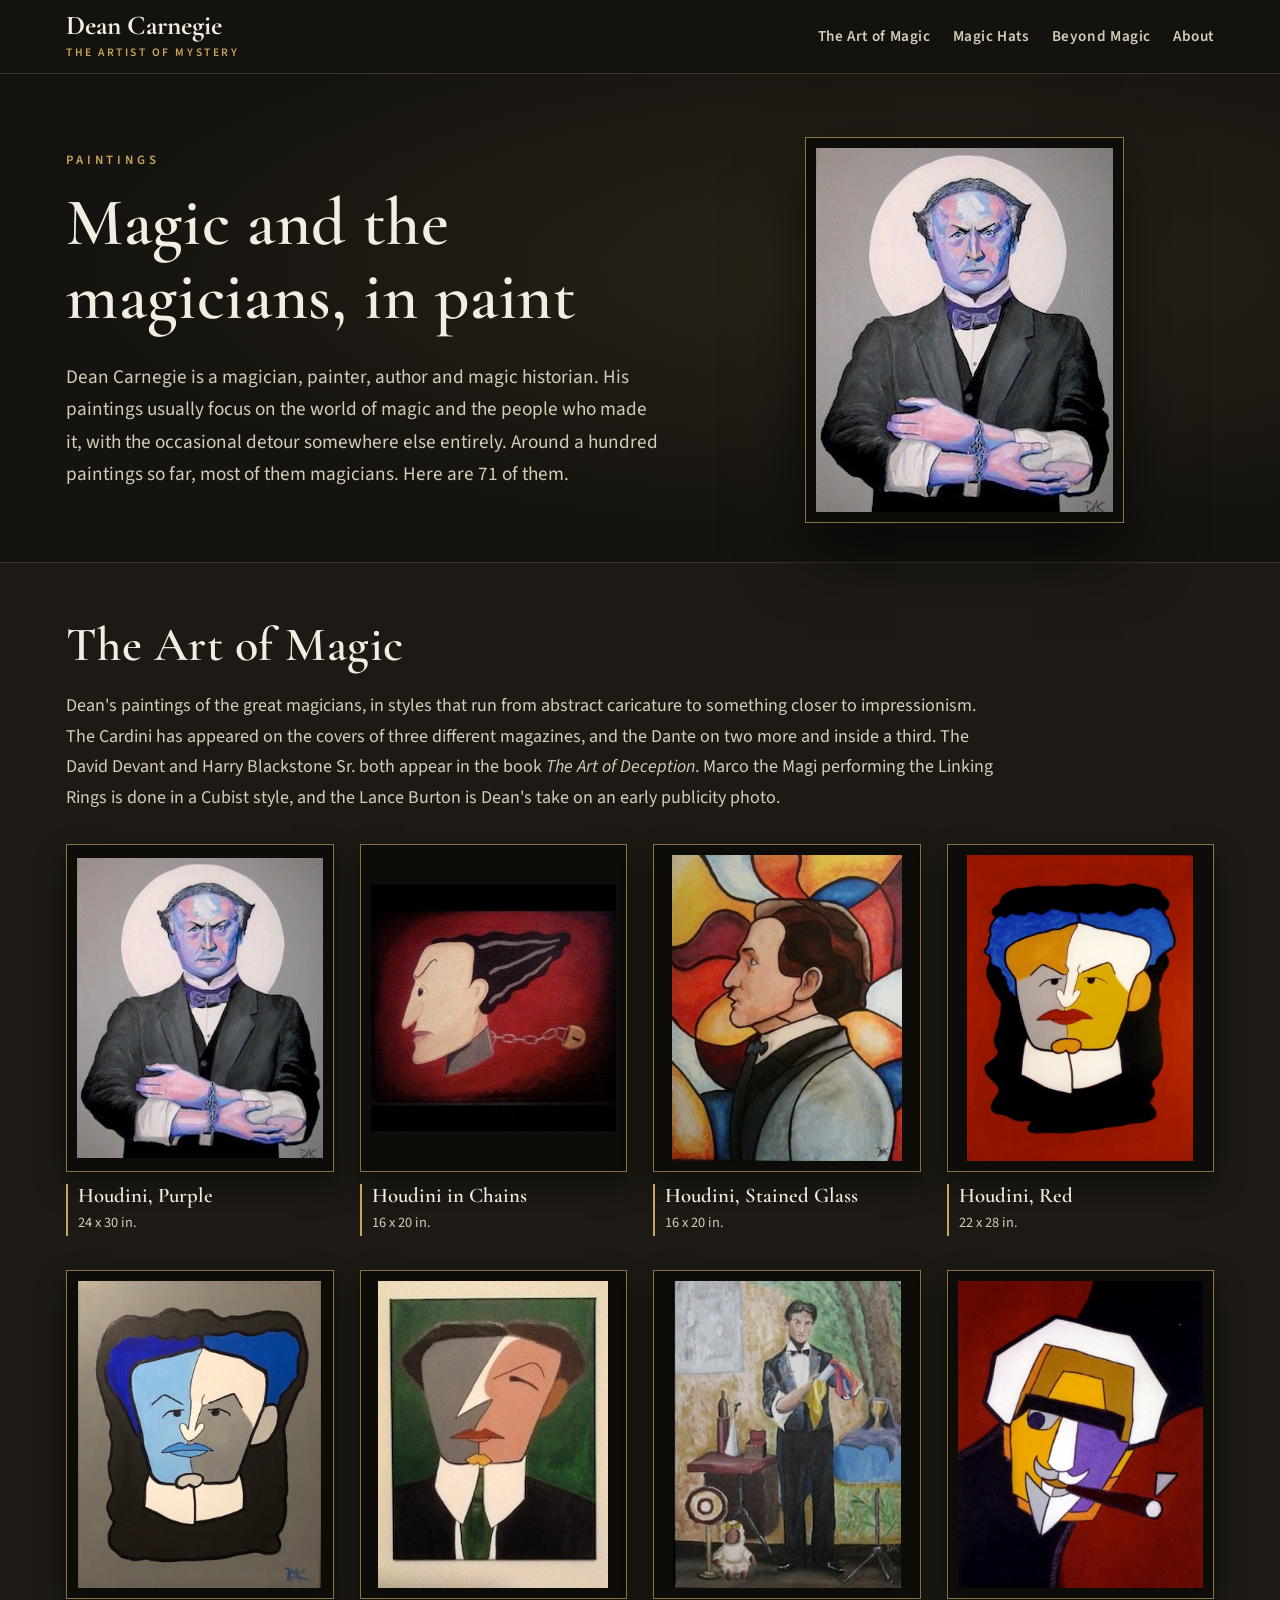
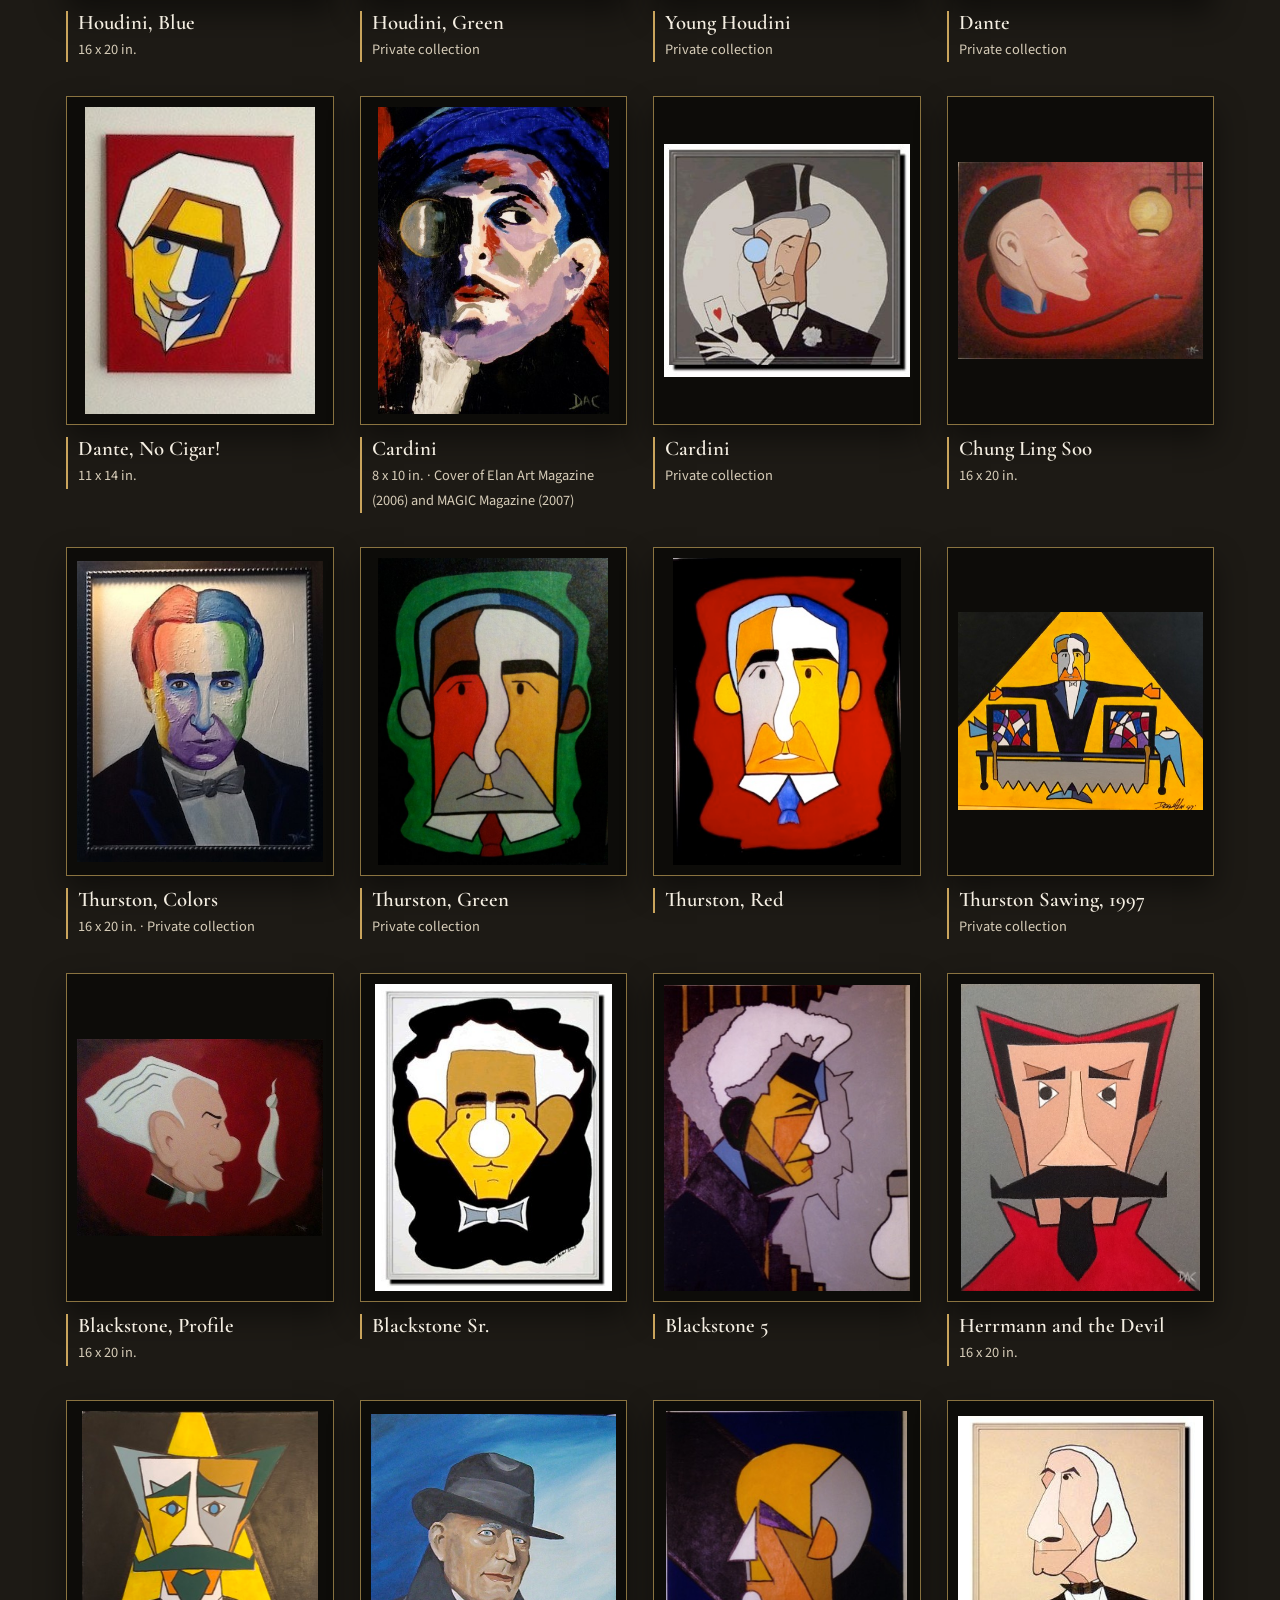
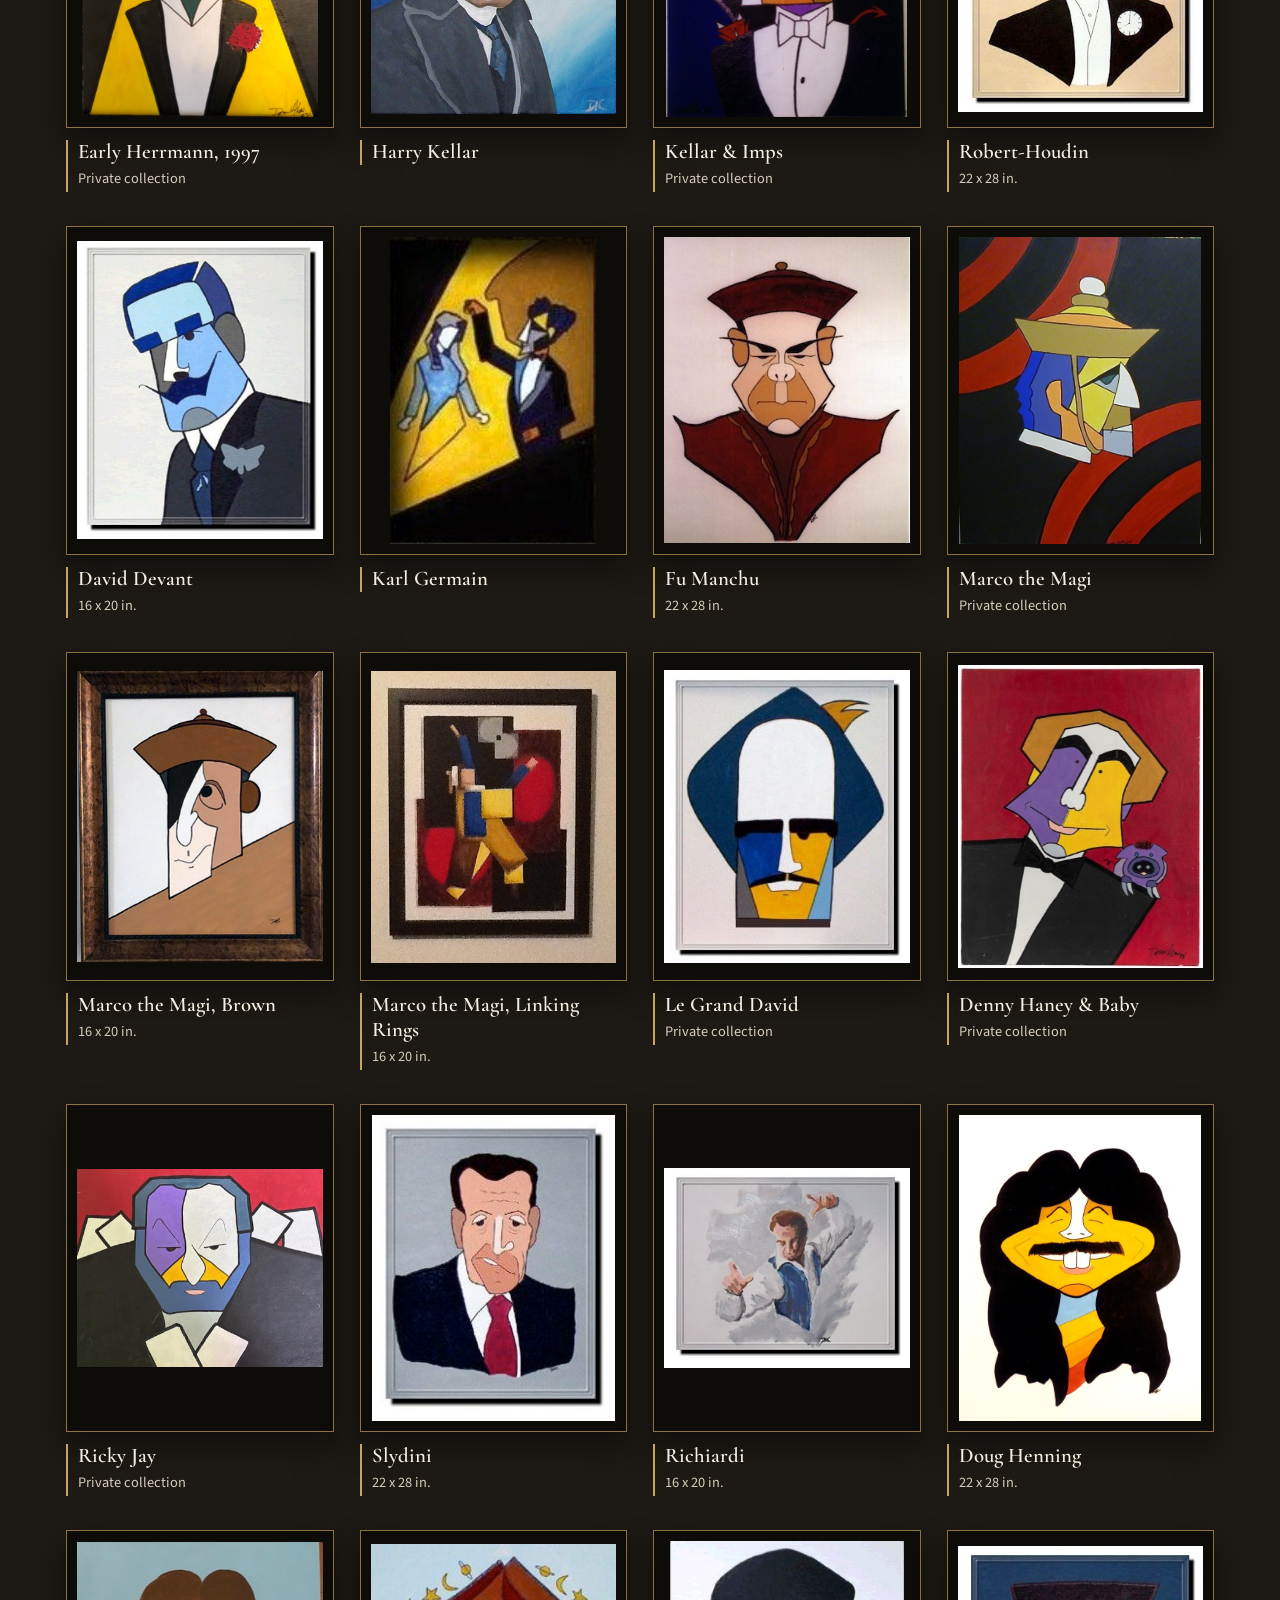
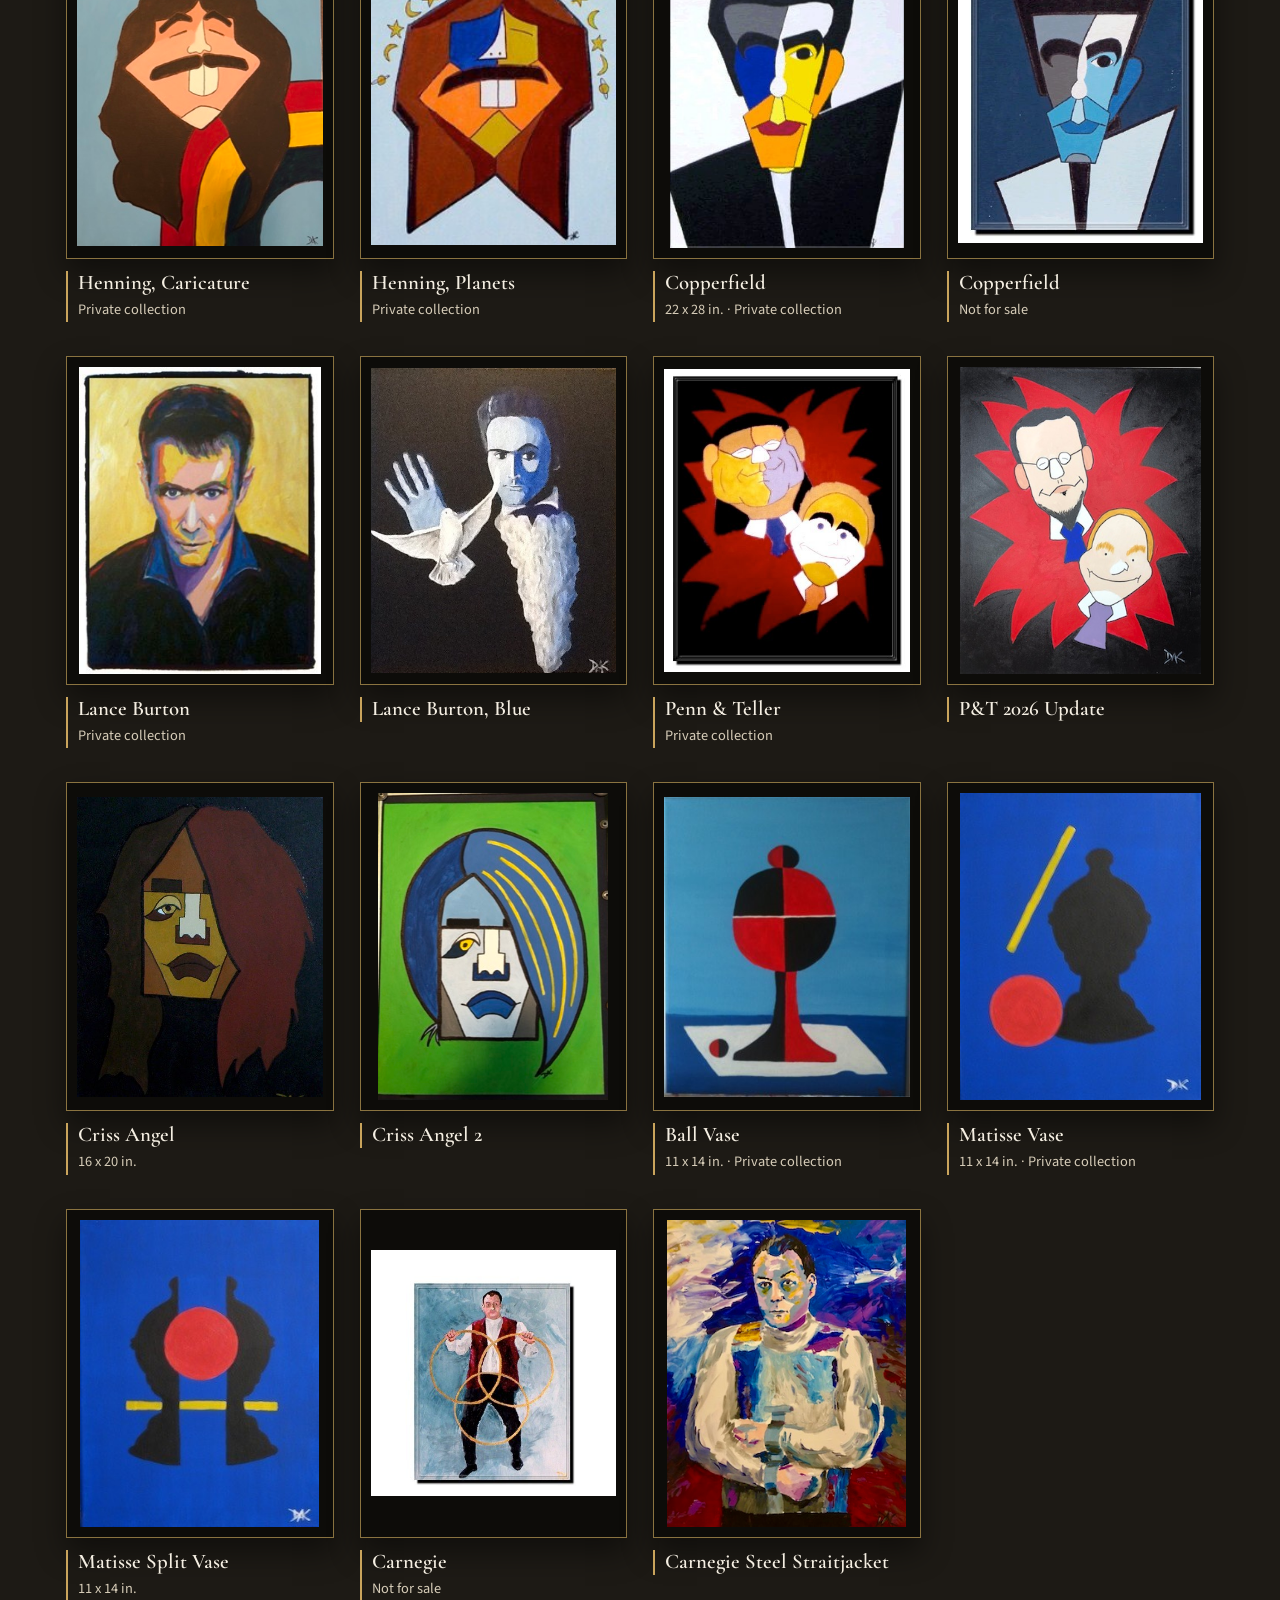
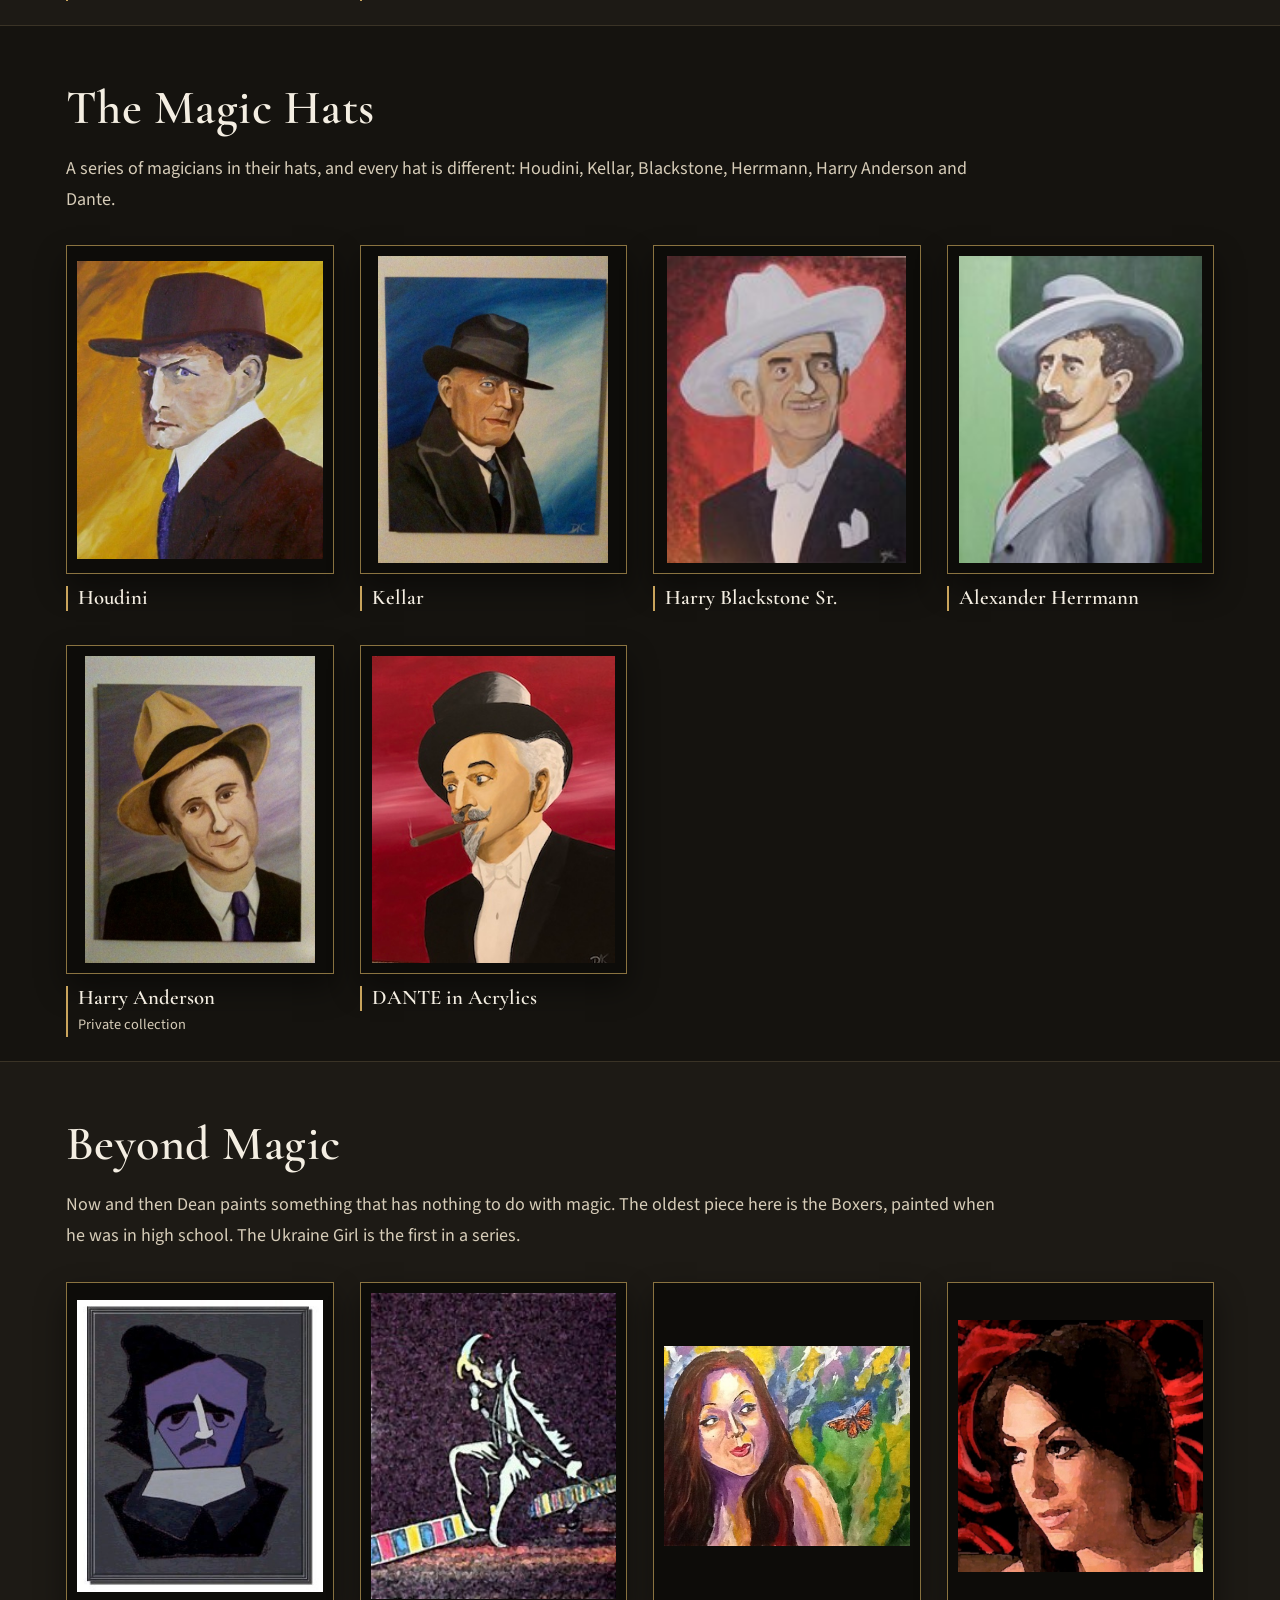
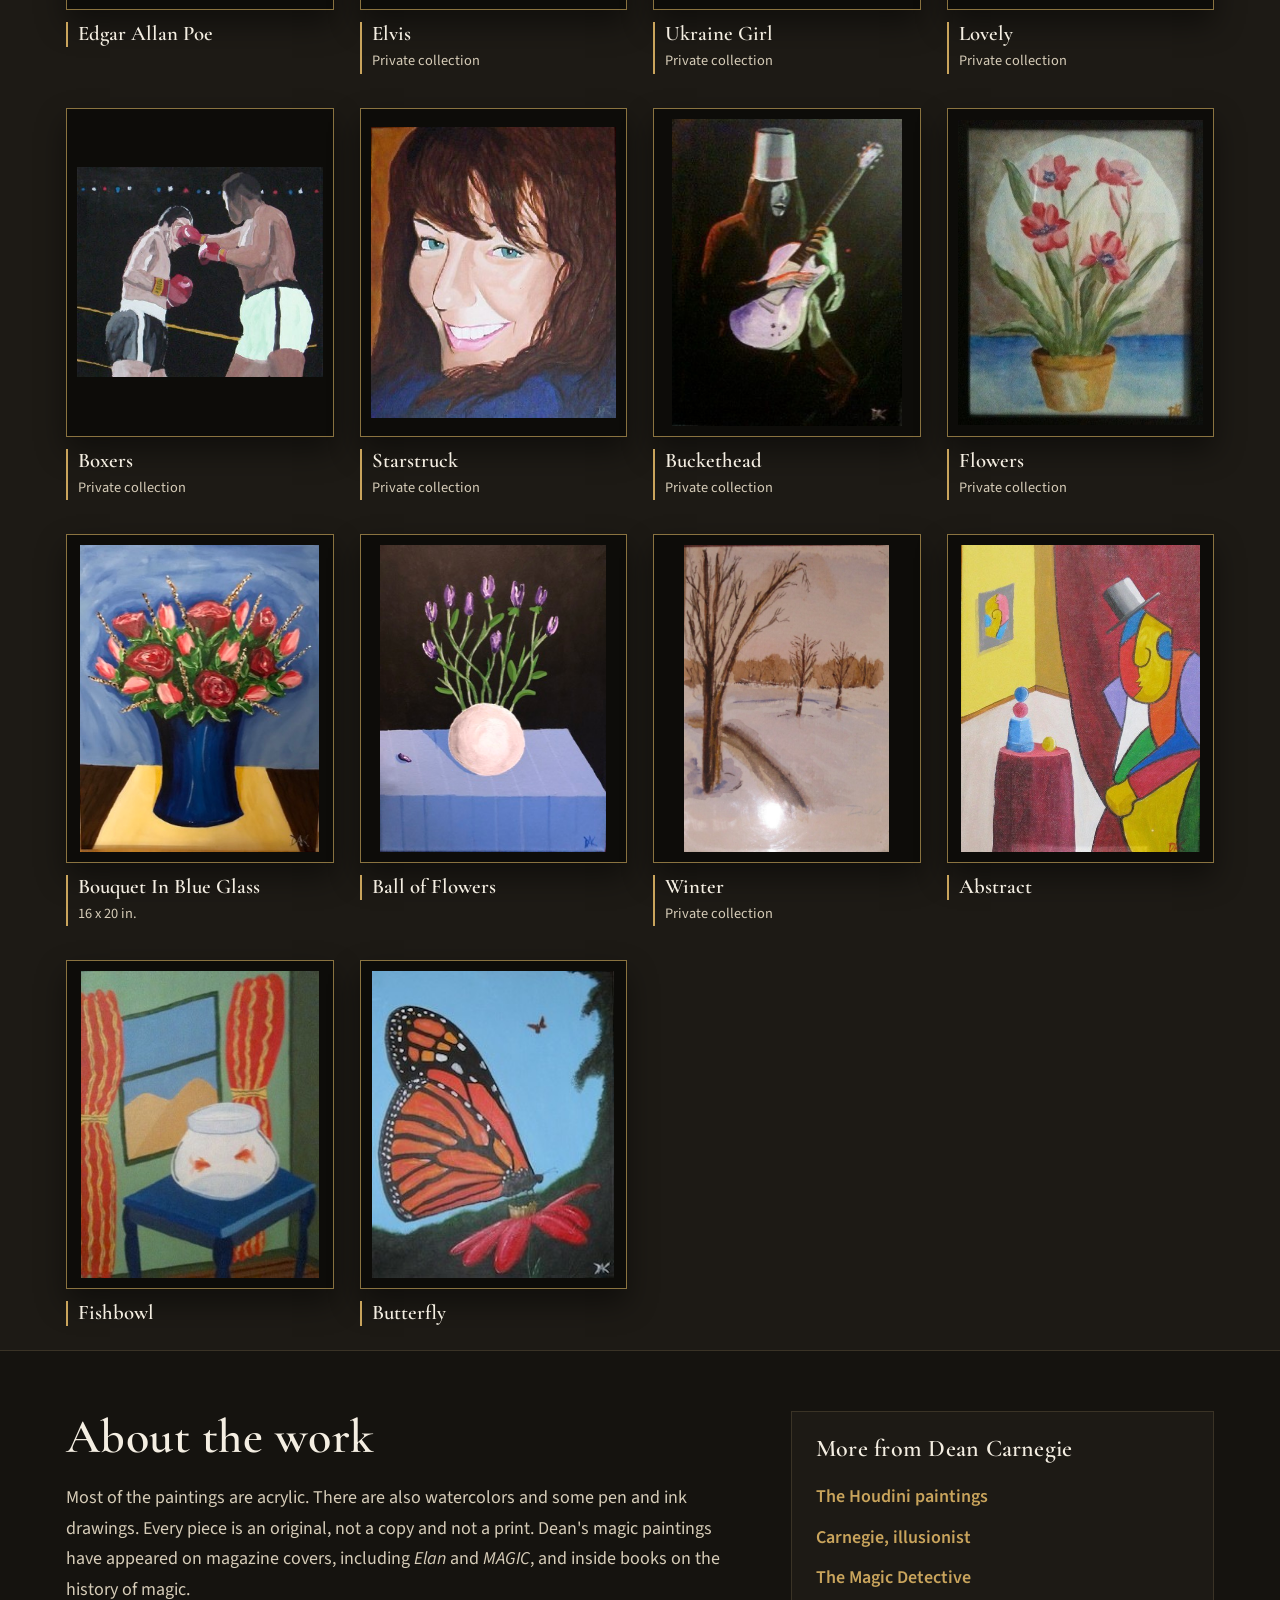
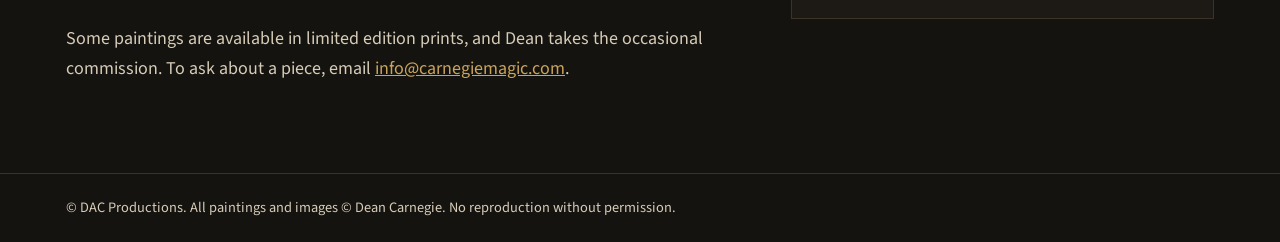
<file: index.html>
<!doctype html>
<html lang="en">
<head>
<meta charset="utf-8">
<meta name="viewport" content="width=device-width, initial-scale=1">
<title>Dean Carnegie | Paintings of Magic and Magicians</title>
<meta name="description" content="Original paintings by Dean Carnegie, the Artist of Mystery: Houdini, Cardini, Dante, Thurston, Kellar and the great magicians, in acrylic, watercolor and pen and ink.">
<link rel="canonical" href="https://artistofmystery.com/">
<meta property="og:title" content="Dean Carnegie | Paintings of Magic and Magicians">
<meta property="og:description" content="Original paintings of the great magicians by Dean Carnegie, the Artist of Mystery.">
<meta property="og:image" content="https://artistofmystery.com/img/share.jpg">
<meta property="og:url" content="https://artistofmystery.com/">
<meta property="og:type" content="website">
<link rel="icon" href="img/share.jpg">
<script type="application/ld+json">
{"@context": "https://schema.org", "@type": "Person", "name": "Dean Carnegie", "alternateName": "The Artist of Mystery", "jobTitle": "Painter and magician", "url": "https://artistofmystery.com/", "sameAs": ["https://carnegiemagic.com/", "https://art.carnegiemagic.com/", "https://themagicdetective.com/", "https://en.wikipedia.org/wiki/Dean_Carnegie"]}
</script>
<link rel="preconnect" href="https://fonts.googleapis.com">
<link rel="preconnect" href="https://fonts.gstatic.com" crossorigin>
<link href="https://fonts.googleapis.com/css2?family=Cormorant+Garamond:ital,wght@0,500;0,600;0,700;1,500&family=Source+Sans+3:wght@400;600&display=swap" rel="stylesheet">
<link rel="stylesheet" href="style.css">
</head>
<body>
<header class="top">
  <div class="wrap bar">
    <a class="mark" href="./">Dean Carnegie<span>The Artist of Mystery</span></a>
    <nav aria-label="Galleries"><a href="#magic">The Art of Magic</a><a href="#hats">Magic Hats</a><a href="#beyond">Beyond Magic</a><a href="#about">About</a></nav>
  </div>
</header>
<main>
<section class="hero">
  <div class="wrap hero-row">
    <div>
      <p class="eyebrow">Paintings</p>
      <h1>Magic and the magicians, in paint</h1>
      <p class="lede">Dean Carnegie is a magician, painter, author and magic historian. His paintings
      usually focus on the world of magic and the people who made it, with the occasional
      detour somewhere else entirely. Around a hundred paintings so far, most of them magicians.
      Here are 71 of them.</p>
    </div>
    <img class="hero-img" src="img/MagicArt-hhpaint4.jpg" alt="Houdini, Purple, painting by Dean Carnegie">
  </div>
</section>
<section class="gallery" id="magic"><div class="wrap"><h2>The Art of Magic</h2><p class="note">Dean's paintings of the great magicians, in styles that run from abstract caricature to something closer to impressionism. The Cardini has appeared on the covers of three different magazines, and the Dante on two more and inside a third. The David Devant and Harry Blackstone Sr. both appear in the book <em>The Art of Deception</em>. Marco the Magi performing the Linking Rings is done in a Cubist style, and the Lance Burton is Dean's take on an early publicity photo.</p><div class="wall"><figure class="work"><button class="frame" data-i="0" aria-label="View Houdini, Purple larger"><img src="img/MagicArt-hhpaint4.jpg" alt="Houdini, Purple, painting by Dean Carnegie" loading="lazy"></button><figcaption><span class="t">Houdini, Purple</span><span class="m">24 x 30 in.</span></figcaption></figure><figure class="work"><button class="frame" data-i="1" aria-label="View Houdini in Chains larger"><img src="img/MagicArt-IMG_0382.jpg" alt="Houdini in Chains, painting by Dean Carnegie" loading="lazy"></button><figcaption><span class="t">Houdini in Chains</span><span class="m">16 x 20 in.</span></figcaption></figure><figure class="work"><button class="frame" data-i="2" aria-label="View Houdini, Stained Glass larger"><img src="img/MagicArt-houdinistainedglass.jpg" alt="Houdini, Stained Glass, painting by Dean Carnegie" loading="lazy"></button><figcaption><span class="t">Houdini, Stained Glass</span><span class="m">16 x 20 in.</span></figcaption></figure><figure class="work"><button class="frame" data-i="3" aria-label="View Houdini, Red larger"><img src="img/MagicArt-houdini-copy.jpg" alt="Houdini, Red, painting by Dean Carnegie" loading="lazy"></button><figcaption><span class="t">Houdini, Red</span><span class="m">22 x 28 in.</span></figcaption></figure><figure class="work"><button class="frame" data-i="4" aria-label="View Houdini, Blue larger"><img src="img/MagicArt-houdini-blue.jpg" alt="Houdini, Blue, painting by Dean Carnegie" loading="lazy"></button><figcaption><span class="t">Houdini, Blue</span><span class="m">16 x 20 in.</span></figcaption></figure><figure class="work"><button class="frame" data-i="5" aria-label="View Houdini, Green larger"><img src="img/MagicArt-IMG_0950.jpg" alt="Houdini, Green, painting by Dean Carnegie" loading="lazy"></button><figcaption><span class="t">Houdini, Green</span><span class="m">Private collection</span></figcaption></figure><figure class="work"><button class="frame" data-i="6" aria-label="View Young Houdini larger"><img src="img/MagicArt-youngharry.jpg" alt="Young Houdini, painting by Dean Carnegie" loading="lazy"></button><figcaption><span class="t">Young Houdini</span><span class="m">Private collection</span></figcaption></figure><figure class="work"><button class="frame" data-i="7" aria-label="View Dante larger"><img src="img/MagicArt-dantesm.jpg" alt="Dante, painting by Dean Carnegie" loading="lazy"></button><figcaption><span class="t">Dante</span><span class="m">Private collection</span></figcaption></figure><figure class="work"><button class="frame" data-i="8" aria-label="View Dante, No Cigar! larger"><img src="img/MagicArt-IMG_0949.jpg" alt="Dante, No Cigar!, painting by Dean Carnegie" loading="lazy"></button><figcaption><span class="t">Dante, No Cigar!</span><span class="m">11 x 14 in.</span></figcaption></figure><figure class="work"><button class="frame" data-i="9" aria-label="View Cardini larger"><img src="img/MagicArt-cardinismall.jpg" alt="Cardini, painting by Dean Carnegie" loading="lazy"></button><figcaption><span class="t">Cardini</span><span class="m">8 x 10 in. &middot; Cover of Elan Art Magazine (2006) and MAGIC Magazine (2007)</span></figcaption></figure><figure class="work"><button class="frame" data-i="10" aria-label="View Cardini larger"><img src="img/MagicArt-c1.jpg" alt="Cardini, painting by Dean Carnegie" loading="lazy"></button><figcaption><span class="t">Cardini</span><span class="m">Private collection</span></figcaption></figure><figure class="work"><button class="frame" data-i="11" aria-label="View Chung Ling Soo larger"><img src="img/MagicArt-photochungsm.jpg" alt="Chung Ling Soo, painting by Dean Carnegie" loading="lazy"></button><figcaption><span class="t">Chung Ling Soo</span><span class="m">16 x 20 in.</span></figcaption></figure><figure class="work"><button class="frame" data-i="12" aria-label="View Thurston, Colors larger"><img src="img/MagicArt-thurston.jpg" alt="Thurston, Colors, painting by Dean Carnegie" loading="lazy"></button><figcaption><span class="t">Thurston, Colors</span><span class="m">16 x 20 in. &middot; Private collection</span></figcaption></figure><figure class="work"><button class="frame" data-i="13" aria-label="View Thurston, Green larger"><img src="img/MagicArt-Thurston2.jpg" alt="Thurston, Green, painting by Dean Carnegie" loading="lazy"></button><figcaption><span class="t">Thurston, Green</span><span class="m">Private collection</span></figcaption></figure><figure class="work"><button class="frame" data-i="14" aria-label="View Thurston, Red larger"><img src="img/MagicArt-thurston-red.jpg" alt="Thurston, Red, painting by Dean Carnegie" loading="lazy"></button><figcaption><span class="t">Thurston, Red</span></figcaption></figure><figure class="work"><button class="frame" data-i="15" aria-label="View Thurston Sawing, 1997 larger"><img src="img/MagicArt-thurston-sawing.jpg" alt="Thurston Sawing, 1997, painting by Dean Carnegie" loading="lazy"></button><figcaption><span class="t">Thurston Sawing, 1997</span><span class="m">Private collection</span></figcaption></figure><figure class="work"><button class="frame" data-i="16" aria-label="View Blackstone, Profile larger"><img src="img/MagicArt-blackst.jpg" alt="Blackstone, Profile, painting by Dean Carnegie" loading="lazy"></button><figcaption><span class="t">Blackstone, Profile</span><span class="m">16 x 20 in.</span></figcaption></figure><figure class="work"><button class="frame" data-i="17" aria-label="View Blackstone Sr. larger"><img src="img/MagicArt-b1.jpg" alt="Blackstone Sr., painting by Dean Carnegie" loading="lazy"></button><figcaption><span class="t">Blackstone Sr.</span></figcaption></figure><figure class="work"><button class="frame" data-i="18" aria-label="View Blackstone 5 larger"><img src="img/MagicArt-blackstone5.jpg" alt="Blackstone 5, painting by Dean Carnegie" loading="lazy"></button><figcaption><span class="t">Blackstone 5</span></figcaption></figure><figure class="work"><button class="frame" data-i="19" aria-label="View Herrmann and the Devil larger"><img src="img/MagicArt-herrmanndevil.jpg" alt="Herrmann and the Devil, painting by Dean Carnegie" loading="lazy"></button><figcaption><span class="t">Herrmann and the Devil</span><span class="m">16 x 20 in.</span></figcaption></figure><figure class="work"><button class="frame" data-i="20" aria-label="View Early Herrmann, 1997 larger"><img src="img/MagicArt-early-herrmann.jpg" alt="Early Herrmann, 1997, painting by Dean Carnegie" loading="lazy"></button><figcaption><span class="t">Early Herrmann, 1997</span><span class="m">Private collection</span></figcaption></figure><figure class="work"><button class="frame" data-i="21" aria-label="View Harry Kellar larger"><img src="img/MagicArt-kellarhat.jpg" alt="Harry Kellar, painting by Dean Carnegie" loading="lazy"></button><figcaption><span class="t">Harry Kellar</span></figcaption></figure><figure class="work"><button class="frame" data-i="22" aria-label="View Kellar &amp; Imps larger"><img src="img/MagicArt-kellar-imps.jpg" alt="Kellar &amp; Imps, painting by Dean Carnegie" loading="lazy"></button><figcaption><span class="t">Kellar &amp; Imps</span><span class="m">Private collection</span></figcaption></figure><figure class="work"><button class="frame" data-i="23" aria-label="View Robert-Houdin larger"><img src="img/MagicArt-rh.jpg" alt="Robert-Houdin, painting by Dean Carnegie" loading="lazy"></button><figcaption><span class="t">Robert-Houdin</span><span class="m">22 x 28 in.</span></figcaption></figure><figure class="work"><button class="frame" data-i="24" aria-label="View David Devant larger"><img src="img/MagicArt-devant.jpg" alt="David Devant, painting by Dean Carnegie" loading="lazy"></button><figcaption><span class="t">David Devant</span><span class="m">16 x 20 in.</span></figcaption></figure><figure class="work"><button class="frame" data-i="25" aria-label="View Karl Germain larger"><img src="img/MagicArt-germpnt.jpg" alt="Karl Germain, painting by Dean Carnegie" loading="lazy"></button><figcaption><span class="t">Karl Germain</span></figcaption></figure><figure class="work"><button class="frame" data-i="26" aria-label="View Fu Manchu larger"><img src="img/MagicArt-fumanchusmall.jpg" alt="Fu Manchu, painting by Dean Carnegie" loading="lazy"></button><figcaption><span class="t">Fu Manchu</span><span class="m">22 x 28 in.</span></figcaption></figure><figure class="work"><button class="frame" data-i="27" aria-label="View Marco the Magi larger"><img src="img/MagicArt-legrand.jpg" alt="Marco the Magi, painting by Dean Carnegie" loading="lazy"></button><figcaption><span class="t">Marco the Magi</span><span class="m">Private collection</span></figcaption></figure><figure class="work"><button class="frame" data-i="28" aria-label="View Marco the Magi, Brown larger"><img src="img/MagicArt-marco-brown.jpg" alt="Marco the Magi, Brown, painting by Dean Carnegie" loading="lazy"></button><figcaption><span class="t">Marco the Magi, Brown</span><span class="m">16 x 20 in.</span></figcaption></figure><figure class="work"><button class="frame" data-i="29" aria-label="View Marco the Magi, Linking Rings larger"><img src="img/NewArt-photo.jpg" alt="Marco the Magi, Linking Rings, painting by Dean Carnegie" loading="lazy"></button><figcaption><span class="t">Marco the Magi, Linking Rings</span><span class="m">16 x 20 in.</span></figcaption></figure><figure class="work"><button class="frame" data-i="30" aria-label="View Le Grand David larger"><img src="img/MagicArt-lgd.jpg" alt="Le Grand David, painting by Dean Carnegie" loading="lazy"></button><figcaption><span class="t">Le Grand David</span><span class="m">Private collection</span></figcaption></figure><figure class="work"><button class="frame" data-i="31" aria-label="View Denny Haney &amp; Baby larger"><img src="img/MagicArt-dennyhaney-baby.jpg" alt="Denny Haney &amp; Baby, painting by Dean Carnegie" loading="lazy"></button><figcaption><span class="t">Denny Haney &amp; Baby</span><span class="m">Private collection</span></figcaption></figure><figure class="work"><button class="frame" data-i="32" aria-label="View Ricky Jay larger"><img src="img/MagicArt-rickyjay.jpg" alt="Ricky Jay, painting by Dean Carnegie" loading="lazy"></button><figcaption><span class="t">Ricky Jay</span><span class="m">Private collection</span></figcaption></figure><figure class="work"><button class="frame" data-i="33" aria-label="View Slydini larger"><img src="img/MagicArt-sly.jpg" alt="Slydini, painting by Dean Carnegie" loading="lazy"></button><figcaption><span class="t">Slydini</span><span class="m">22 x 28 in.</span></figcaption></figure><figure class="work"><button class="frame" data-i="34" aria-label="View Richiardi larger"><img src="img/MagicArt-rich.jpg" alt="Richiardi, painting by Dean Carnegie" loading="lazy"></button><figcaption><span class="t">Richiardi</span><span class="m">16 x 20 in.</span></figcaption></figure><figure class="work"><button class="frame" data-i="35" aria-label="View Doug Henning larger"><img src="img/MagicArt-henning.jpg" alt="Doug Henning, painting by Dean Carnegie" loading="lazy"></button><figcaption><span class="t">Doug Henning</span><span class="m">22 x 28 in.</span></figcaption></figure><figure class="work"><button class="frame" data-i="36" aria-label="View Henning, Caricature larger"><img src="img/MagicArt-henning-caricature.jpg" alt="Henning, Caricature, painting by Dean Carnegie" loading="lazy"></button><figcaption><span class="t">Henning, Caricature</span><span class="m">Private collection</span></figcaption></figure><figure class="work"><button class="frame" data-i="37" aria-label="View Henning, Planets larger"><img src="img/MagicArt-000_0190.jpg" alt="Henning, Planets, painting by Dean Carnegie" loading="lazy"></button><figcaption><span class="t">Henning, Planets</span><span class="m">Private collection</span></figcaption></figure><figure class="work"><button class="frame" data-i="38" aria-label="View Copperfield larger"><img src="img/MagicArt-Copperfield.jpg" alt="Copperfield, painting by Dean Carnegie" loading="lazy"></button><figcaption><span class="t">Copperfield</span><span class="m">22 x 28 in. &middot; Private collection</span></figcaption></figure><figure class="work"><button class="frame" data-i="39" aria-label="View Copperfield larger"><img src="img/MagicArt-davec2.jpg" alt="Copperfield, painting by Dean Carnegie" loading="lazy"></button><figcaption><span class="t">Copperfield</span><span class="m">Not for sale</span></figcaption></figure><figure class="work"><button class="frame" data-i="40" aria-label="View Lance Burton larger"><img src="img/MagicArt-photo1.jpg" alt="Lance Burton, painting by Dean Carnegie" loading="lazy"></button><figcaption><span class="t">Lance Burton</span><span class="m">Private collection</span></figcaption></figure><figure class="work"><button class="frame" data-i="41" aria-label="View Lance Burton, Blue larger"><img src="img/MagicArt-lanceb.jpg" alt="Lance Burton, Blue, painting by Dean Carnegie" loading="lazy"></button><figcaption><span class="t">Lance Burton, Blue</span></figcaption></figure><figure class="work"><button class="frame" data-i="42" aria-label="View Penn &amp; Teller larger"><img src="img/MagicArt-pt.jpg" alt="Penn &amp; Teller, painting by Dean Carnegie" loading="lazy"></button><figcaption><span class="t">Penn &amp; Teller</span><span class="m">Private collection</span></figcaption></figure><figure class="work"><button class="frame" data-i="43" aria-label="View P&amp;T 2026 Update larger"><img src="img/MagicArt-pt-2026.jpg" alt="P&amp;T 2026 Update, painting by Dean Carnegie" loading="lazy"></button><figcaption><span class="t">P&amp;T 2026 Update</span></figcaption></figure><figure class="work"><button class="frame" data-i="44" aria-label="View Criss Angel larger"><img src="img/MagicArt-c-angel.jpg" alt="Criss Angel, painting by Dean Carnegie" loading="lazy"></button><figcaption><span class="t">Criss Angel</span><span class="m">16 x 20 in.</span></figcaption></figure><figure class="work"><button class="frame" data-i="45" aria-label="View Criss Angel 2 larger"><img src="img/MagicArt-criss-angel-2.jpg" alt="Criss Angel 2, painting by Dean Carnegie" loading="lazy"></button><figcaption><span class="t">Criss Angel 2</span></figcaption></figure><figure class="work"><button class="frame" data-i="46" aria-label="View Ball Vase larger"><img src="img/MagicArt-ballv.jpg" alt="Ball Vase, painting by Dean Carnegie" loading="lazy"></button><figcaption><span class="t">Ball Vase</span><span class="m">11 x 14 in. &middot; Private collection</span></figcaption></figure><figure class="work"><button class="frame" data-i="47" aria-label="View Matisse Vase larger"><img src="img/MagicArt-IMG_1098.jpg" alt="Matisse Vase, painting by Dean Carnegie" loading="lazy"></button><figcaption><span class="t">Matisse Vase</span><span class="m">11 x 14 in. &middot; Private collection</span></figcaption></figure><figure class="work"><button class="frame" data-i="48" aria-label="View Matisse Split Vase larger"><img src="img/MagicArt-IMG_1099.jpg" alt="Matisse Split Vase, painting by Dean Carnegie" loading="lazy"></button><figcaption><span class="t">Matisse Split Vase</span><span class="m">11 x 14 in.</span></figcaption></figure><figure class="work"><button class="frame" data-i="49" aria-label="View Carnegie larger"><img src="img/MagicArt-dachula.jpg" alt="Carnegie, painting by Dean Carnegie" loading="lazy"></button><figcaption><span class="t">Carnegie</span><span class="m">Not for sale</span></figcaption></figure><figure class="work"><button class="frame" data-i="50" aria-label="View Carnegie Steel Straitjacket larger"><img src="img/MagicArt-straitjacket.jpg" alt="Carnegie Steel Straitjacket, painting by Dean Carnegie" loading="lazy"></button><figcaption><span class="t">Carnegie Steel Straitjacket</span></figcaption></figure></div></div></section><section class="gallery" id="hats"><div class="wrap"><h2>The Magic Hats</h2><p class="note">A series of magicians in their hats, and every hat is different: Houdini, Kellar, Blackstone, Herrmann, Harry Anderson and Dante.</p><div class="wall"><figure class="work"><button class="frame" data-i="51" aria-label="View Houdini larger"><img src="img/Hats-houdinihat1.jpg" alt="Houdini, painting by Dean Carnegie" loading="lazy"></button><figcaption><span class="t">Houdini</span></figcaption></figure><figure class="work"><button class="frame" data-i="52" aria-label="View Kellar larger"><img src="img/Hats-IMG_0013.jpg" alt="Kellar, painting by Dean Carnegie" loading="lazy"></button><figcaption><span class="t">Kellar</span></figcaption></figure><figure class="work"><button class="frame" data-i="53" aria-label="View Harry Blackstone Sr. larger"><img src="img/Hats-blackstonesmall.jpg" alt="Harry Blackstone Sr., painting by Dean Carnegie" loading="lazy"></button><figcaption><span class="t">Harry Blackstone Sr.</span></figcaption></figure><figure class="work"><button class="frame" data-i="54" aria-label="View Alexander Herrmann larger"><img src="img/Hats-hermannsmall.jpg" alt="Alexander Herrmann, painting by Dean Carnegie" loading="lazy"></button><figcaption><span class="t">Alexander Herrmann</span></figcaption></figure><figure class="work"><button class="frame" data-i="55" aria-label="View Harry Anderson larger"><img src="img/Hats-IMG_0006.jpg" alt="Harry Anderson, painting by Dean Carnegie" loading="lazy"></button><figcaption><span class="t">Harry Anderson</span><span class="m">Private collection</span></figcaption></figure><figure class="work"><button class="frame" data-i="56" aria-label="View DANTE in Acrylics larger"><img src="img/Hats-dante.jpg" alt="DANTE in Acrylics, painting by Dean Carnegie" loading="lazy"></button><figcaption><span class="t">DANTE in Acrylics</span></figcaption></figure></div></div></section><section class="gallery" id="beyond"><div class="wrap"><h2>Beyond Magic</h2><p class="note">Now and then Dean paints something that has nothing to do with magic. The oldest piece here is the Boxers, painted when he was in high school. The Ukraine Girl is the first in a series.</p><div class="wall"><figure class="work"><button class="frame" data-i="57" aria-label="View Edgar Allan Poe larger"><img src="img/art2-poe.jpg" alt="Edgar Allan Poe, painting by Dean Carnegie" loading="lazy"></button><figcaption><span class="t">Edgar Allan Poe</span></figcaption></figure><figure class="work"><button class="frame" data-i="58" aria-label="View Elvis larger"><img src="img/art2-elvis2.jpg" alt="Elvis, painting by Dean Carnegie" loading="lazy"></button><figcaption><span class="t">Elvis</span><span class="m">Private collection</span></figcaption></figure><figure class="work"><button class="frame" data-i="59" aria-label="View Ukraine Girl larger"><img src="img/art2-lisa5_edited2.jpg" alt="Ukraine Girl, painting by Dean Carnegie" loading="lazy"></button><figcaption><span class="t">Ukraine Girl</span><span class="m">Private collection</span></figcaption></figure><figure class="work"><button class="frame" data-i="60" aria-label="View Lovely larger"><img src="img/art2-dla.jpg" alt="Lovely, painting by Dean Carnegie" loading="lazy"></button><figcaption><span class="t">Lovely</span><span class="m">Private collection</span></figcaption></figure><figure class="work"><button class="frame" data-i="61" aria-label="View Boxers larger"><img src="img/art2-boxers.jpg" alt="Boxers, painting by Dean Carnegie" loading="lazy"></button><figcaption><span class="t">Boxers</span><span class="m">Private collection</span></figcaption></figure><figure class="work"><button class="frame" data-i="62" aria-label="View Starstruck larger"><img src="img/art2-IMG_0081-1.jpg" alt="Starstruck, painting by Dean Carnegie" loading="lazy"></button><figcaption><span class="t">Starstruck</span><span class="m">Private collection</span></figcaption></figure><figure class="work"><button class="frame" data-i="63" aria-label="View Buckethead larger"><img src="img/art2-bucket.jpg" alt="Buckethead, painting by Dean Carnegie" loading="lazy"></button><figcaption><span class="t">Buckethead</span><span class="m">Private collection</span></figcaption></figure><figure class="work"><button class="frame" data-i="64" aria-label="View Flowers larger"><img src="img/art2-flowersforyou.jpg" alt="Flowers, painting by Dean Carnegie" loading="lazy"></button><figcaption><span class="t">Flowers</span><span class="m">Private collection</span></figcaption></figure><figure class="work"><button class="frame" data-i="65" aria-label="View Bouquet In Blue Glass larger"><img src="img/art2-bouquet-blue-glass.jpg" alt="Bouquet In Blue Glass, painting by Dean Carnegie" loading="lazy"></button><figcaption><span class="t">Bouquet In Blue Glass</span><span class="m">16 x 20 in.</span></figcaption></figure><figure class="work"><button class="frame" data-i="66" aria-label="View Ball of Flowers larger"><img src="img/art2-ball-of-flowers.jpg" alt="Ball of Flowers, painting by Dean Carnegie" loading="lazy"></button><figcaption><span class="t">Ball of Flowers</span></figcaption></figure><figure class="work"><button class="frame" data-i="67" aria-label="View Winter larger"><img src="img/art2-IMG_0178_2.jpg" alt="Winter, painting by Dean Carnegie" loading="lazy"></button><figcaption><span class="t">Winter</span><span class="m">Private collection</span></figcaption></figure><figure class="work"><button class="frame" data-i="68" aria-label="View Abstract larger"><img src="img/art2-abstractdac.jpg" alt="Abstract, painting by Dean Carnegie" loading="lazy"></button><figcaption><span class="t">Abstract</span></figcaption></figure><figure class="work"><button class="frame" data-i="69" aria-label="View Fishbowl larger"><img src="img/art2-beforeafter.jpg" alt="Fishbowl, painting by Dean Carnegie" loading="lazy"></button><figcaption><span class="t">Fishbowl</span></figcaption></figure><figure class="work"><button class="frame" data-i="70" aria-label="View Butterfly larger"><img src="img/NewArt-IMG_1030a.jpg" alt="Butterfly, painting by Dean Carnegie" loading="lazy"></button><figcaption><span class="t">Butterfly</span></figcaption></figure></div></div></section>
<section class="about" id="about">
  <div class="wrap about-grid">
    <div>
      <h2>About the work</h2>
      <p>Most of the paintings are acrylic. There are also watercolors and some pen and ink drawings.
      Every piece is an original, not a copy and not a print. Dean's magic paintings have appeared on
      magazine covers, including <em>Elan</em> and <em>MAGIC</em>, and inside books on the history of magic.</p>
      <p>Some paintings are available in limited edition prints, and Dean takes the occasional commission. To ask about a piece,
      email <a href="mailto:info@carnegiemagic.com">info@carnegiemagic.com</a>.</p>
    </div>
    <div class="links">
      <h3>More from Dean Carnegie</h3>
      <a href="https://art.carnegiemagic.com/">The Houdini paintings</a>
      <a href="https://carnegiemagic.com/">Carnegie, illusionist</a>
      <a href="https://themagicdetective.com/">The Magic Detective</a>
    </div>
  </div>
</section>
</main>
<footer class="foot"><div class="wrap">&copy; DAC Productions. All paintings and images &copy; Dean Carnegie. No reproduction without permission.</div></footer>

<div class="lightbox" hidden>
  <button class="lb-close" aria-label="Close">&times;</button>
  <button class="lb-prev" aria-label="Previous painting">&#8249;</button>
  <figure><img alt=""><figcaption></figcaption></figure>
  <button class="lb-next" aria-label="Next painting">&#8250;</button>
</div>
<script>
const works = [{"src": "img/MagicArt-hhpaint4.jpg", "title": "Houdini, Purple", "meta": "24 x 30 in."}, {"src": "img/MagicArt-IMG_0382.jpg", "title": "Houdini in Chains", "meta": "16 x 20 in."}, {"src": "img/MagicArt-houdinistainedglass.jpg", "title": "Houdini, Stained Glass", "meta": "16 x 20 in."}, {"src": "img/MagicArt-houdini-copy.jpg", "title": "Houdini, Red", "meta": "22 x 28 in."}, {"src": "img/MagicArt-houdini-blue.jpg", "title": "Houdini, Blue", "meta": "16 x 20 in."}, {"src": "img/MagicArt-IMG_0950.jpg", "title": "Houdini, Green", "meta": "Private collection"}, {"src": "img/MagicArt-youngharry.jpg", "title": "Young Houdini", "meta": "Private collection"}, {"src": "img/MagicArt-dantesm.jpg", "title": "Dante", "meta": "Private collection"}, {"src": "img/MagicArt-IMG_0949.jpg", "title": "Dante, No Cigar!", "meta": "11 x 14 in."}, {"src": "img/MagicArt-cardinismall.jpg", "title": "Cardini", "meta": "8 x 10 in. \u00b7 Cover of Elan Art Magazine (2006) and MAGIC Magazine (2007)"}, {"src": "img/MagicArt-c1.jpg", "title": "Cardini", "meta": "Private collection"}, {"src": "img/MagicArt-photochungsm.jpg", "title": "Chung Ling Soo", "meta": "16 x 20 in."}, {"src": "img/MagicArt-thurston.jpg", "title": "Thurston, Colors", "meta": "16 x 20 in. \u00b7 Private collection"}, {"src": "img/MagicArt-Thurston2.jpg", "title": "Thurston, Green", "meta": "Private collection"}, {"src": "img/MagicArt-thurston-red.jpg", "title": "Thurston, Red", "meta": ""}, {"src": "img/MagicArt-thurston-sawing.jpg", "title": "Thurston Sawing, 1997", "meta": "Private collection"}, {"src": "img/MagicArt-blackst.jpg", "title": "Blackstone, Profile", "meta": "16 x 20 in."}, {"src": "img/MagicArt-b1.jpg", "title": "Blackstone Sr.", "meta": ""}, {"src": "img/MagicArt-blackstone5.jpg", "title": "Blackstone 5", "meta": ""}, {"src": "img/MagicArt-herrmanndevil.jpg", "title": "Herrmann and the Devil", "meta": "16 x 20 in."}, {"src": "img/MagicArt-early-herrmann.jpg", "title": "Early Herrmann, 1997", "meta": "Private collection"}, {"src": "img/MagicArt-kellarhat.jpg", "title": "Harry Kellar", "meta": ""}, {"src": "img/MagicArt-kellar-imps.jpg", "title": "Kellar & Imps", "meta": "Private collection"}, {"src": "img/MagicArt-rh.jpg", "title": "Robert-Houdin", "meta": "22 x 28 in."}, {"src": "img/MagicArt-devant.jpg", "title": "David Devant", "meta": "16 x 20 in."}, {"src": "img/MagicArt-germpnt.jpg", "title": "Karl Germain", "meta": ""}, {"src": "img/MagicArt-fumanchusmall.jpg", "title": "Fu Manchu", "meta": "22 x 28 in."}, {"src": "img/MagicArt-legrand.jpg", "title": "Marco the Magi", "meta": "Private collection"}, {"src": "img/MagicArt-marco-brown.jpg", "title": "Marco the Magi, Brown", "meta": "16 x 20 in."}, {"src": "img/NewArt-photo.jpg", "title": "Marco the Magi, Linking Rings", "meta": "16 x 20 in."}, {"src": "img/MagicArt-lgd.jpg", "title": "Le Grand David", "meta": "Private collection"}, {"src": "img/MagicArt-dennyhaney-baby.jpg", "title": "Denny Haney & Baby", "meta": "Private collection"}, {"src": "img/MagicArt-rickyjay.jpg", "title": "Ricky Jay", "meta": "Private collection"}, {"src": "img/MagicArt-sly.jpg", "title": "Slydini", "meta": "22 x 28 in."}, {"src": "img/MagicArt-rich.jpg", "title": "Richiardi", "meta": "16 x 20 in."}, {"src": "img/MagicArt-henning.jpg", "title": "Doug Henning", "meta": "22 x 28 in."}, {"src": "img/MagicArt-henning-caricature.jpg", "title": "Henning, Caricature", "meta": "Private collection"}, {"src": "img/MagicArt-000_0190.jpg", "title": "Henning, Planets", "meta": "Private collection"}, {"src": "img/MagicArt-Copperfield.jpg", "title": "Copperfield", "meta": "22 x 28 in. \u00b7 Private collection"}, {"src": "img/MagicArt-davec2.jpg", "title": "Copperfield", "meta": "Not for sale"}, {"src": "img/MagicArt-photo1.jpg", "title": "Lance Burton", "meta": "Private collection"}, {"src": "img/MagicArt-lanceb.jpg", "title": "Lance Burton, Blue", "meta": ""}, {"src": "img/MagicArt-pt.jpg", "title": "Penn & Teller", "meta": "Private collection"}, {"src": "img/MagicArt-pt-2026.jpg", "title": "P&T 2026 Update", "meta": ""}, {"src": "img/MagicArt-c-angel.jpg", "title": "Criss Angel", "meta": "16 x 20 in."}, {"src": "img/MagicArt-criss-angel-2.jpg", "title": "Criss Angel 2", "meta": ""}, {"src": "img/MagicArt-ballv.jpg", "title": "Ball Vase", "meta": "11 x 14 in. \u00b7 Private collection"}, {"src": "img/MagicArt-IMG_1098.jpg", "title": "Matisse Vase", "meta": "11 x 14 in. \u00b7 Private collection"}, {"src": "img/MagicArt-IMG_1099.jpg", "title": "Matisse Split Vase", "meta": "11 x 14 in."}, {"src": "img/MagicArt-dachula.jpg", "title": "Carnegie", "meta": "Not for sale"}, {"src": "img/MagicArt-straitjacket.jpg", "title": "Carnegie Steel Straitjacket", "meta": ""}, {"src": "img/Hats-houdinihat1.jpg", "title": "Houdini", "meta": ""}, {"src": "img/Hats-IMG_0013.jpg", "title": "Kellar", "meta": ""}, {"src": "img/Hats-blackstonesmall.jpg", "title": "Harry Blackstone Sr.", "meta": ""}, {"src": "img/Hats-hermannsmall.jpg", "title": "Alexander Herrmann", "meta": ""}, {"src": "img/Hats-IMG_0006.jpg", "title": "Harry Anderson", "meta": "Private collection"}, {"src": "img/Hats-dante.jpg", "title": "DANTE in Acrylics", "meta": ""}, {"src": "img/art2-poe.jpg", "title": "Edgar Allan Poe", "meta": ""}, {"src": "img/art2-elvis2.jpg", "title": "Elvis", "meta": "Private collection"}, {"src": "img/art2-lisa5_edited2.jpg", "title": "Ukraine Girl", "meta": "Private collection"}, {"src": "img/art2-dla.jpg", "title": "Lovely", "meta": "Private collection"}, {"src": "img/art2-boxers.jpg", "title": "Boxers", "meta": "Private collection"}, {"src": "img/art2-IMG_0081-1.jpg", "title": "Starstruck", "meta": "Private collection"}, {"src": "img/art2-bucket.jpg", "title": "Buckethead", "meta": "Private collection"}, {"src": "img/art2-flowersforyou.jpg", "title": "Flowers", "meta": "Private collection"}, {"src": "img/art2-bouquet-blue-glass.jpg", "title": "Bouquet In Blue Glass", "meta": "16 x 20 in."}, {"src": "img/art2-ball-of-flowers.jpg", "title": "Ball of Flowers", "meta": ""}, {"src": "img/art2-IMG_0178_2.jpg", "title": "Winter", "meta": "Private collection"}, {"src": "img/art2-abstractdac.jpg", "title": "Abstract", "meta": ""}, {"src": "img/art2-beforeafter.jpg", "title": "Fishbowl", "meta": ""}, {"src": "img/NewArt-IMG_1030a.jpg", "title": "Butterfly", "meta": ""}];
const lb = document.querySelector('.lightbox'), lbImg = lb.querySelector('img'), lbCap = lb.querySelector('figcaption');
let cur = 0;
function show(i) {
  cur = (i + works.length) % works.length;
  const w = works[cur];
  lbImg.src = w.src; lbImg.alt = w.title;
  lbCap.innerHTML = '<span class="t"></span><span class="m"></span>';
  lbCap.querySelector('.t').textContent = w.title;
  lbCap.querySelector('.m').textContent = w.meta;
  lb.hidden = false; document.body.style.overflow = 'hidden';
}
function close() { lb.hidden = true; document.body.style.overflow = ''; }
document.querySelectorAll('.frame').forEach(b => b.addEventListener('click', () => show(+b.dataset.i)));
lb.querySelector('.lb-close').onclick = close;
lb.querySelector('.lb-prev').onclick = () => show(cur - 1);
lb.querySelector('.lb-next').onclick = () => show(cur + 1);
lb.addEventListener('click', e => { if (e.target === lb) close(); });
document.addEventListener('keydown', e => {
  if (lb.hidden) return;
  if (e.key === 'Escape') close();
  if (e.key === 'ArrowLeft') show(cur - 1);
  if (e.key === 'ArrowRight') show(cur + 1);
});
</script>
</body>
</html>
</file>
<file: style.css>
:root {
  --wall: #15130f;
  --wall-2: #1d1a15;
  --ink: #f4eee2;
  --muted: #d6ccb8;
  --gold: #c9a45c;
  --gold-soft: #8a7340;
  --line: #3a3326;
}
* { box-sizing: border-box; }
html { -webkit-text-size-adjust: 100%; scroll-behavior: smooth; scroll-padding-top: 90px; }
body { margin: 0; background: var(--wall); color: var(--ink); font: 18px/1.7 "Source Sans 3", system-ui, sans-serif; }
a { color: var(--gold); }
img { max-width: 100%; height: auto; display: block; }
h1, h2, h3 { font-family: "Cormorant Garamond", Georgia, serif; font-weight: 600; line-height: 1.1; margin: 0 0 .4em; letter-spacing: .01em; }
h1 { font-size: clamp(2.4rem, 6vw, 4.2rem); }
h2 { font-size: clamp(2rem, 4.5vw, 3rem); }
h3 { font-size: 1.5rem; }
.wrap { max-width: 1180px; margin: 0 auto; padding: 0 16px; }

/* header */
.top { position: sticky; top: 0; z-index: 10; background: rgba(21, 19, 15, .94); border-bottom: 1px solid var(--line); backdrop-filter: blur(6px); }
.bar { display: flex; align-items: center; justify-content: space-between; gap: 16px; padding-top: 12px; padding-bottom: 12px; flex-wrap: wrap; }
.mark { font-family: "Cormorant Garamond", serif; font-size: 1.7rem; font-weight: 700; color: var(--ink); text-decoration: none; line-height: 1; }
.mark span { display: block; font: 600 .72rem "Source Sans 3", sans-serif; letter-spacing: .22em; text-transform: uppercase; color: var(--gold); margin-top: 5px; }
.top nav { display: flex; flex-wrap: wrap; gap: 4px 22px; }
.top nav a { color: var(--muted); text-decoration: none; font-weight: 600; font-size: .95rem; letter-spacing: .04em; }
.top nav a:hover { color: var(--gold); }

/* hero */
.hero { padding: 64px 0 40px; background: radial-gradient(ellipse at 70% 40%, #2a241a 0%, var(--wall) 65%); }
.hero-row { display: grid; grid-template-columns: 1.2fr 1fr; gap: 48px; align-items: center; }
.eyebrow { color: var(--gold); text-transform: uppercase; letter-spacing: .3em; font-size: .8rem; font-weight: 600; margin: 0 0 14px; }
.lede { font-size: 1.2rem; color: var(--muted); max-width: 36em; }
.hero-img { justify-self: center; max-height: 520px; width: auto; border: 10px solid #0d0c09; outline: 1px solid var(--gold-soft); box-shadow: 0 30px 60px rgba(0, 0, 0, .6); }

/* galleries */
.gallery { padding: 56px 0 24px; border-top: 1px solid var(--line); }
.gallery:nth-of-type(even) { background: var(--wall-2); }
.note { color: var(--muted); max-width: 52em; margin: 0 0 30px; }
.wall { display: grid; grid-template-columns: repeat(auto-fill, minmax(210px, 1fr)); gap: 34px 26px; }
.work { margin: 0; }
.frame { display: block; width: 100%; padding: 10px; background: #0d0c09; border: 1px solid var(--gold-soft); cursor: zoom-in; box-shadow: 0 14px 28px rgba(0, 0, 0, .45); transition: transform .2s, border-color .2s; }
.frame:hover, .frame:focus-visible { transform: translateY(-3px); border-color: var(--gold); outline: none; }
.frame img { width: 100%; aspect-ratio: 4 / 5; object-fit: contain; background: #0d0c09; }
.work figcaption { margin-top: 12px; padding-left: 10px; border-left: 2px solid var(--gold); }
.t { display: block; font-family: "Cormorant Garamond", serif; font-size: 1.3rem; font-weight: 600; line-height: 1.2; }
.m { display: block; color: var(--muted); font-size: .9rem; margin-top: 2px; }

/* about */
.about { padding: 60px 0 70px; border-top: 1px solid var(--line); }
.about-grid { display: grid; grid-template-columns: 1.6fr 1fr; gap: 48px; }
.about p { color: var(--muted); }
.links { display: flex; flex-direction: column; gap: 10px; padding: 24px; border: 1px solid var(--line); background: var(--wall-2); align-self: start; }
.links a { font-weight: 600; text-decoration: none; }
.links a:hover { text-decoration: underline; }
.foot { border-top: 1px solid var(--line); padding: 22px 0; color: var(--muted); font-size: .9rem; }

/* lightbox */
.lightbox { position: fixed; inset: 0; z-index: 50; background: rgba(8, 7, 5, .96); display: flex; align-items: center; justify-content: center; padding: 16px; }
.lightbox[hidden] { display: none; }
.lightbox figure { margin: 0; text-align: center; max-width: 100%; }
.lightbox img { max-height: 80vh; max-width: min(90vw, 900px); width: auto; margin: 0 auto; border: 8px solid #0d0c09; outline: 1px solid var(--gold-soft); }
.lightbox figcaption { margin-top: 14px; }
.lightbox button { position: absolute; background: none; border: 0; color: var(--ink); font-size: 3rem; line-height: 1; cursor: pointer; padding: 10px 16px; }
.lightbox button:hover, .lightbox button:focus-visible { color: var(--gold); outline: none; }
.lb-close { top: 8px; right: 8px; }
.lb-prev { left: 4px; top: 50%; transform: translateY(-50%); }
.lb-next { right: 4px; top: 50%; transform: translateY(-50%); }

@media (max-width: 760px) {
  .hero { padding-top: 36px; }
  .hero-row, .about-grid { grid-template-columns: 1fr; gap: 28px; }
  .hero-img { max-height: 380px; }
  .wall { grid-template-columns: 1fr 1fr; gap: 24px 14px; }
  .t { font-size: 1.1rem; }
  .lb-prev, .lb-next { top: auto; bottom: 10px; transform: none; }
}
</file>
